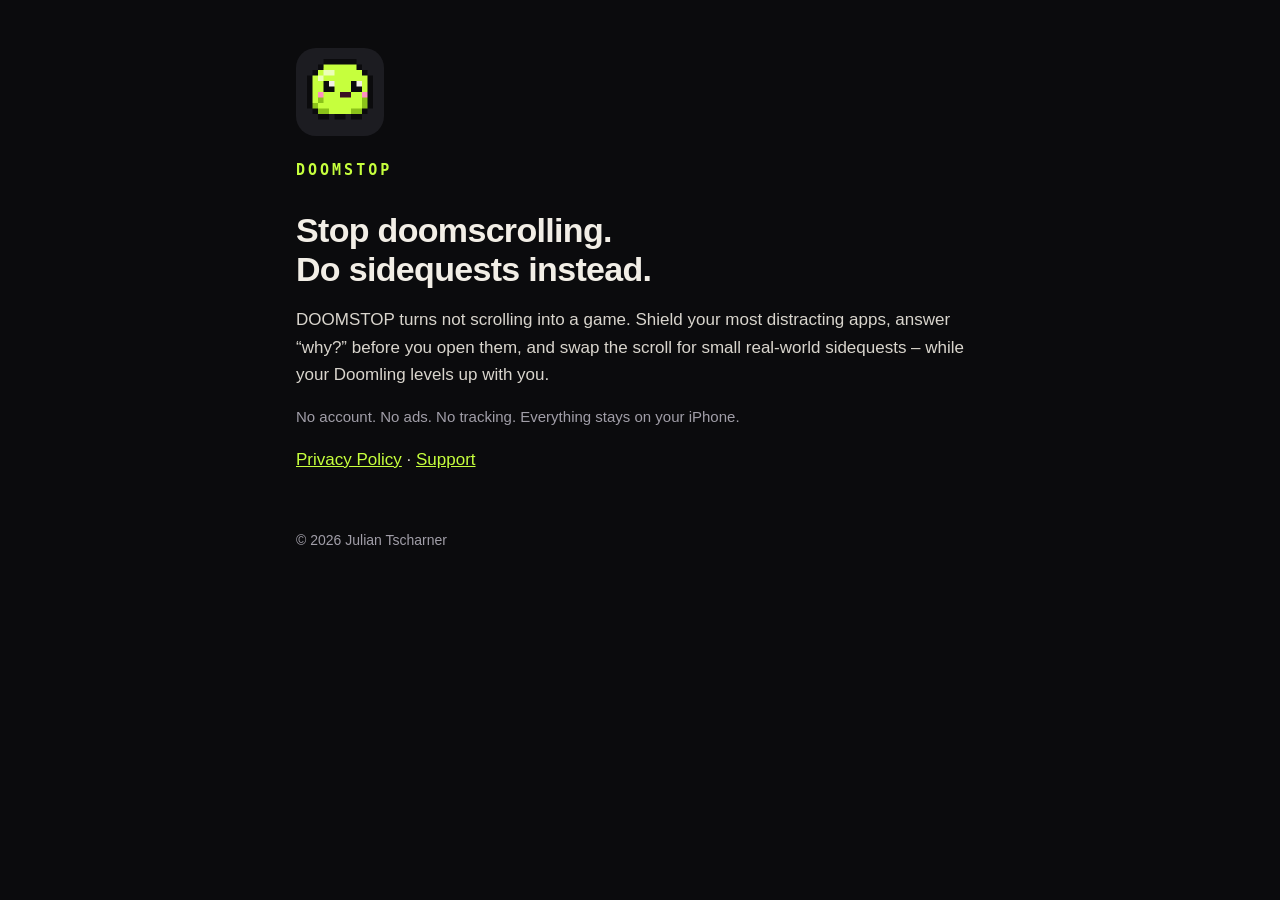
<file: index.html>
<!doctype html>
<html lang="en">
<head>
<meta charset="utf-8">
<meta name="viewport" content="width=device-width, initial-scale=1">
<title>DOOMSTOP</title>
<link rel="stylesheet" href="style.css">
</head>
<body>
<main>
<img src="icon.png" alt="" width="88" height="88" style="border-radius:20px;display:block;margin-bottom:20px"><span class="logo">DOOMSTOP</span>
<h1>Stop doomscrolling.<br>Do sidequests instead.</h1>
<p>DOOMSTOP turns not scrolling into a game. Shield your most distracting apps, answer “why?” before you open them, and swap the scroll for small real-world sidequests – while your Doomling levels up with you.</p>
<p class="muted">No account. No ads. No tracking. Everything stays on your iPhone.</p>
<p><a href="privacy.html">Privacy Policy</a> · <a href="support.html">Support</a></p>
<footer>© 2026 Julian Tscharner</footer>
</main>
</body>
</html>
</file>
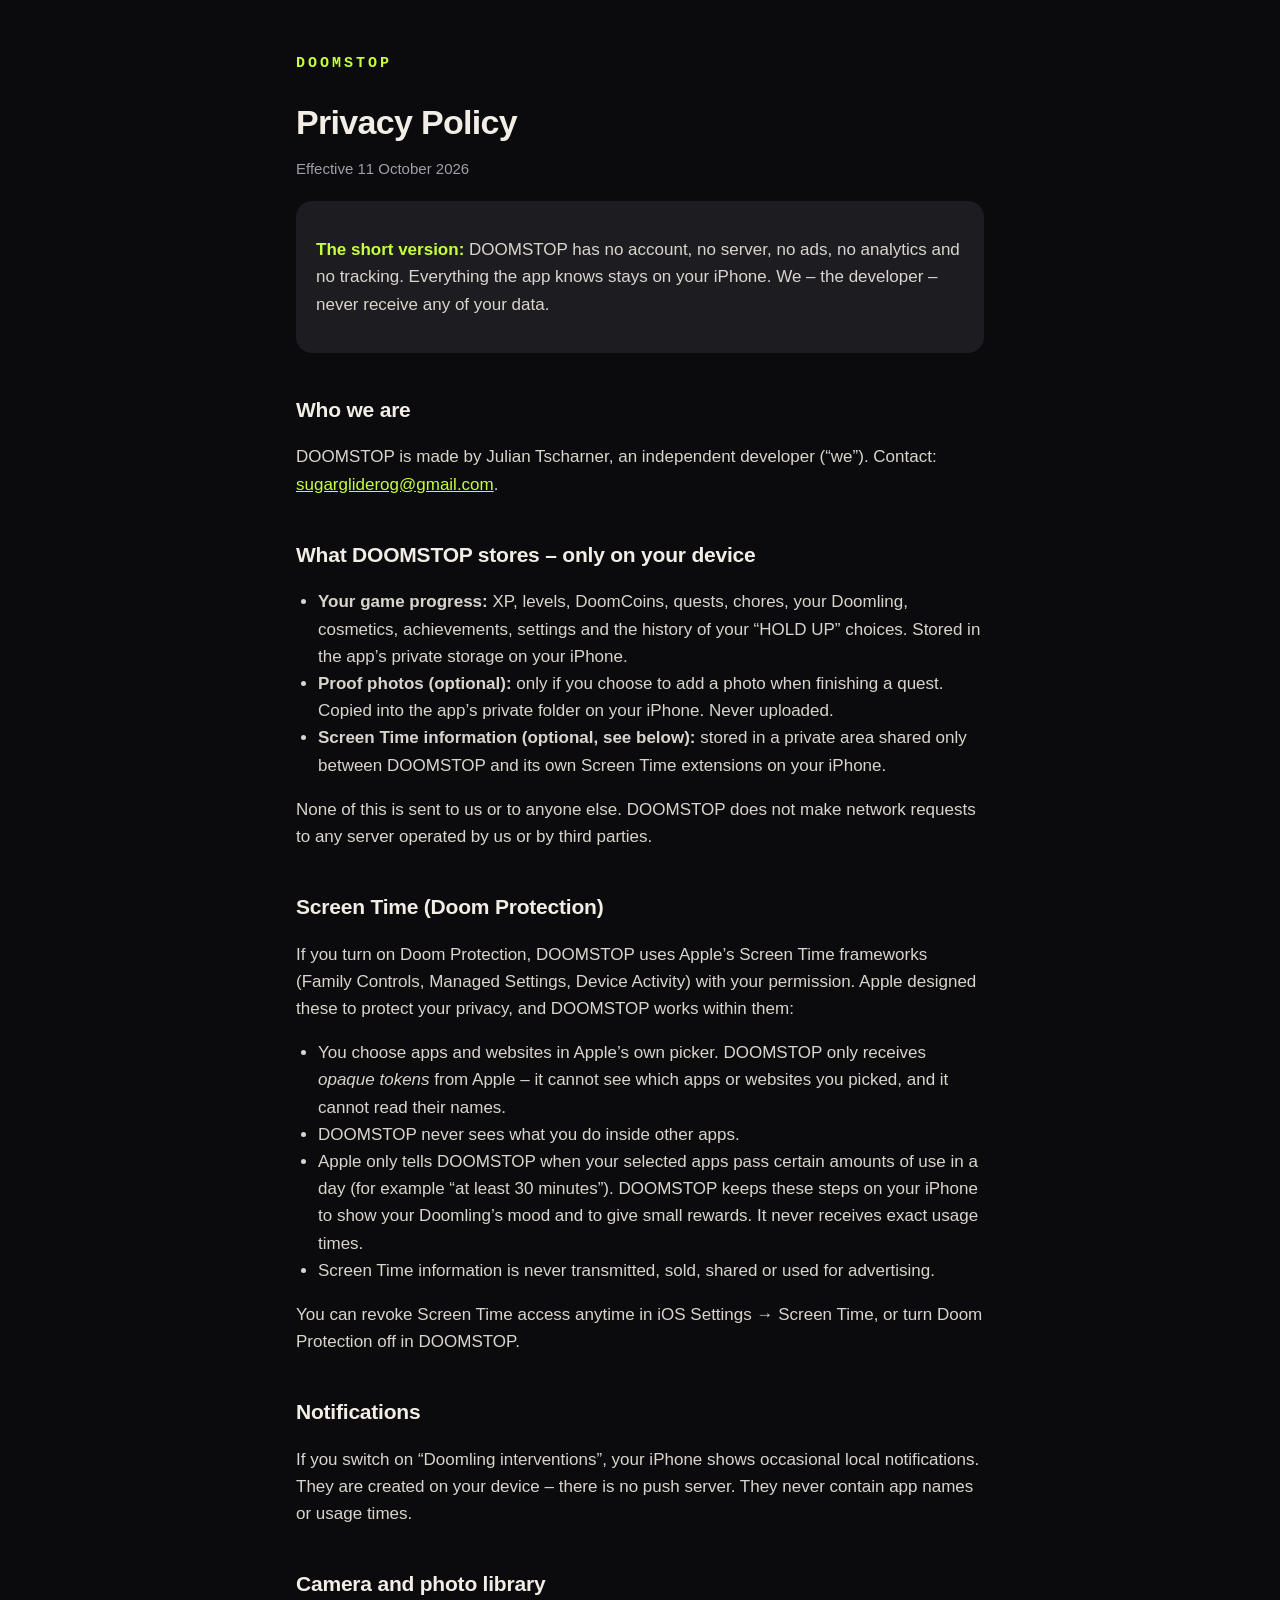
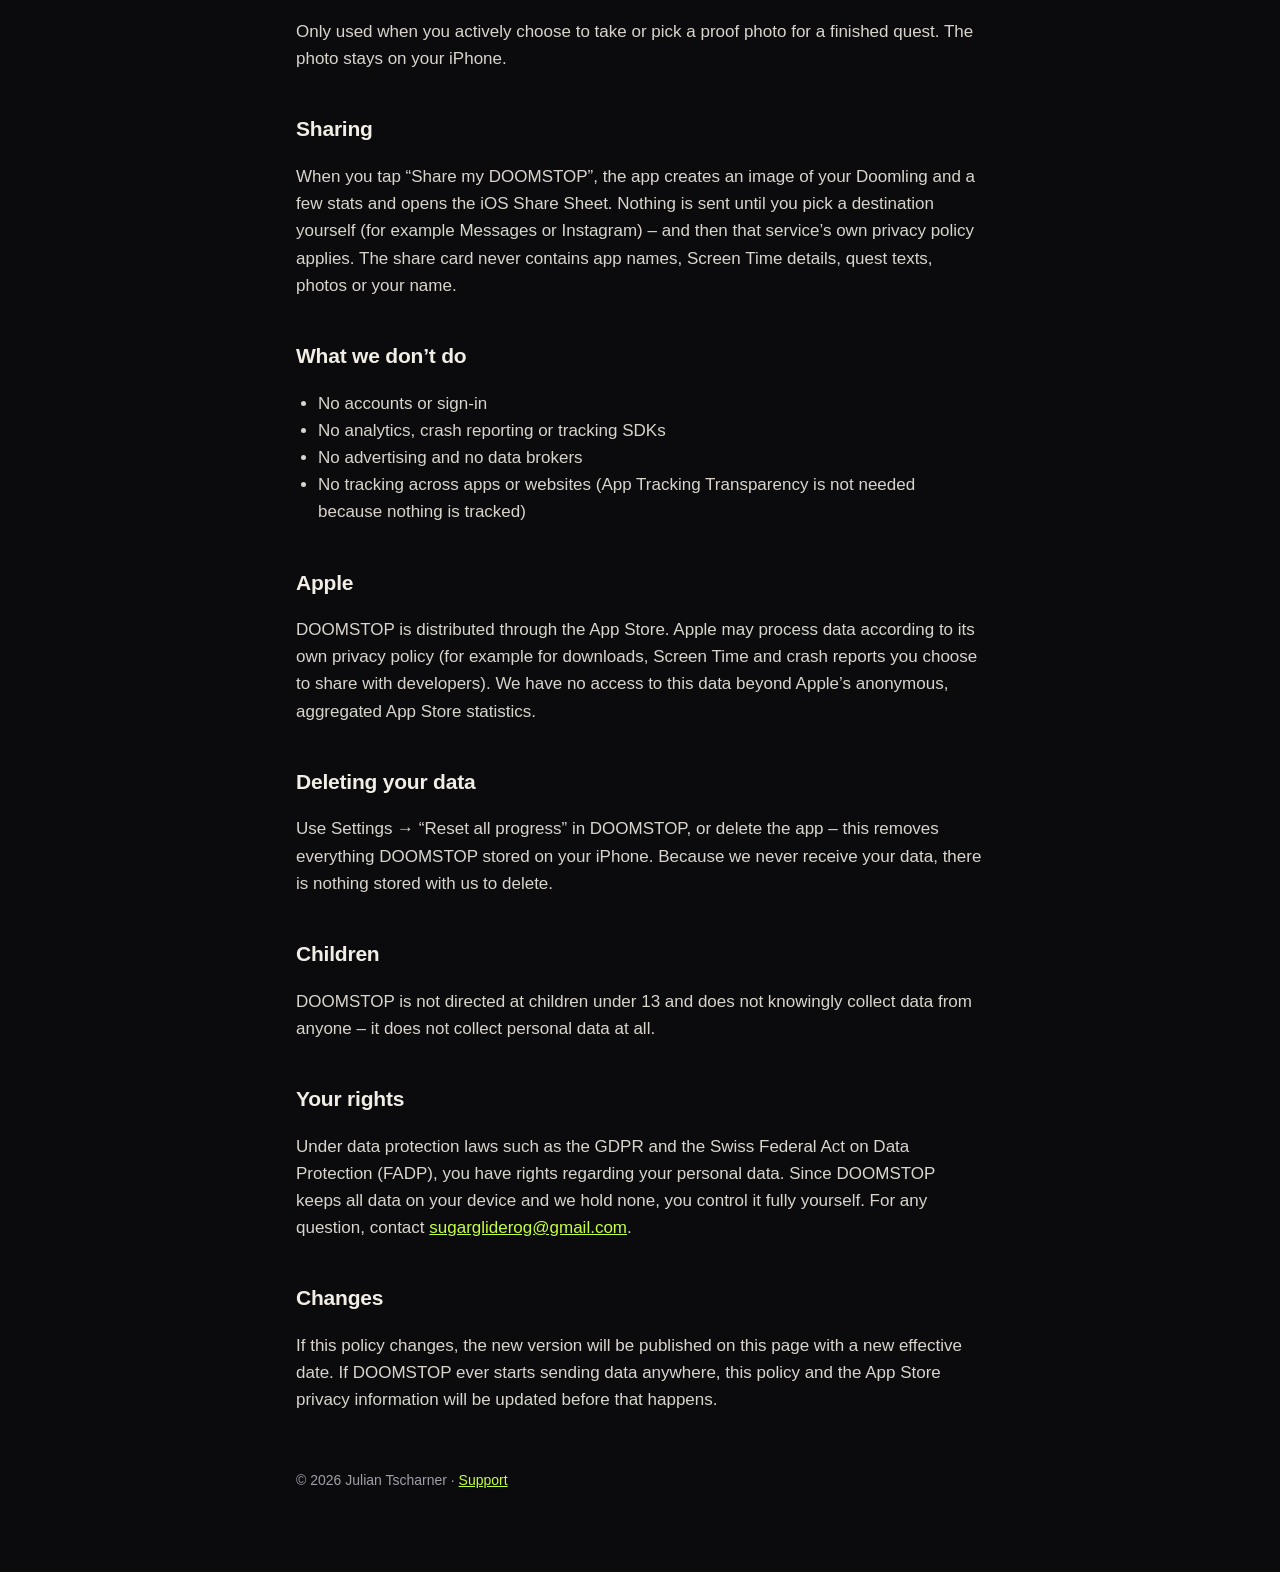
<file: privacy.html>
<!doctype html>
<html lang="en">
<head>
<meta charset="utf-8">
<meta name="viewport" content="width=device-width, initial-scale=1">
<title>DOOMSTOP – Privacy Policy</title>
<link rel="stylesheet" href="style.css">
</head>
<body>
<main>
<a class="logo" href="index.html">DOOMSTOP</a>
<h1>Privacy Policy</h1>
<p class="muted">Effective 11 October 2026</p>

<div class="card">
<p><strong>The short version:</strong> DOOMSTOP has no account, no server, no ads, no analytics and no tracking. Everything the app knows stays on your iPhone. We – the developer – never receive any of your data.</p>
</div>

<h2>Who we are</h2>
<p>DOOMSTOP is made by Julian Tscharner, an independent developer (“we”). Contact: <a href="mailto:sugargliderog@gmail.com">sugargliderog@gmail.com</a>.</p>

<h2>What DOOMSTOP stores – only on your device</h2>
<ul>
<li><strong>Your game progress:</strong> XP, levels, DoomCoins, quests, chores, your Doomling, cosmetics, achievements, settings and the history of your “HOLD UP” choices. Stored in the app’s private storage on your iPhone.</li>
<li><strong>Proof photos (optional):</strong> only if you choose to add a photo when finishing a quest. Copied into the app’s private folder on your iPhone. Never uploaded.</li>
<li><strong>Screen Time information (optional, see below):</strong> stored in a private area shared only between DOOMSTOP and its own Screen Time extensions on your iPhone.</li>
</ul>
<p>None of this is sent to us or to anyone else. DOOMSTOP does not make network requests to any server operated by us or by third parties.</p>

<h2>Screen Time (Doom Protection)</h2>
<p>If you turn on Doom Protection, DOOMSTOP uses Apple’s Screen Time frameworks (Family Controls, Managed Settings, Device Activity) with your permission. Apple designed these to protect your privacy, and DOOMSTOP works within them:</p>
<ul>
<li>You choose apps and websites in Apple’s own picker. DOOMSTOP only receives <em>opaque tokens</em> from Apple – it cannot see which apps or websites you picked, and it cannot read their names.</li>
<li>DOOMSTOP never sees what you do inside other apps.</li>
<li>Apple only tells DOOMSTOP when your selected apps pass certain amounts of use in a day (for example “at least 30 minutes”). DOOMSTOP keeps these steps on your iPhone to show your Doomling’s mood and to give small rewards. It never receives exact usage times.</li>
<li>Screen Time information is never transmitted, sold, shared or used for advertising.</li>
</ul>
<p>You can revoke Screen Time access anytime in iOS Settings → Screen Time, or turn Doom Protection off in DOOMSTOP.</p>

<h2>Notifications</h2>
<p>If you switch on “Doomling interventions”, your iPhone shows occasional local notifications. They are created on your device – there is no push server. They never contain app names or usage times.</p>

<h2>Camera and photo library</h2>
<p>Only used when you actively choose to take or pick a proof photo for a finished quest. The photo stays on your iPhone.</p>

<h2>Sharing</h2>
<p>When you tap “Share my DOOMSTOP”, the app creates an image of your Doomling and a few stats and opens the iOS Share Sheet. Nothing is sent until you pick a destination yourself (for example Messages or Instagram) – and then that service’s own privacy policy applies. The share card never contains app names, Screen Time details, quest texts, photos or your name.</p>

<h2>What we don’t do</h2>
<ul>
<li>No accounts or sign-in</li>
<li>No analytics, crash reporting or tracking SDKs</li>
<li>No advertising and no data brokers</li>
<li>No tracking across apps or websites (App Tracking Transparency is not needed because nothing is tracked)</li>
</ul>

<h2>Apple</h2>
<p>DOOMSTOP is distributed through the App Store. Apple may process data according to its own privacy policy (for example for downloads, Screen Time and crash reports you choose to share with developers). We have no access to this data beyond Apple’s anonymous, aggregated App Store statistics.</p>

<h2>Deleting your data</h2>
<p>Use Settings → “Reset all progress” in DOOMSTOP, or delete the app – this removes everything DOOMSTOP stored on your iPhone. Because we never receive your data, there is nothing stored with us to delete.</p>

<h2>Children</h2>
<p>DOOMSTOP is not directed at children under 13 and does not knowingly collect data from anyone – it does not collect personal data at all.</p>

<h2>Your rights</h2>
<p>Under data protection laws such as the GDPR and the Swiss Federal Act on Data Protection (FADP), you have rights regarding your personal data. Since DOOMSTOP keeps all data on your device and we hold none, you control it fully yourself. For any question, contact <a href="mailto:sugargliderog@gmail.com">sugargliderog@gmail.com</a>.</p>

<h2>Changes</h2>
<p>If this policy changes, the new version will be published on this page with a new effective date. If DOOMSTOP ever starts sending data anywhere, this policy and the App Store privacy information will be updated before that happens.</p>

<footer>© 2026 Julian Tscharner · <a href="support.html">Support</a></footer>
</main>
</body>
</html>
</file>
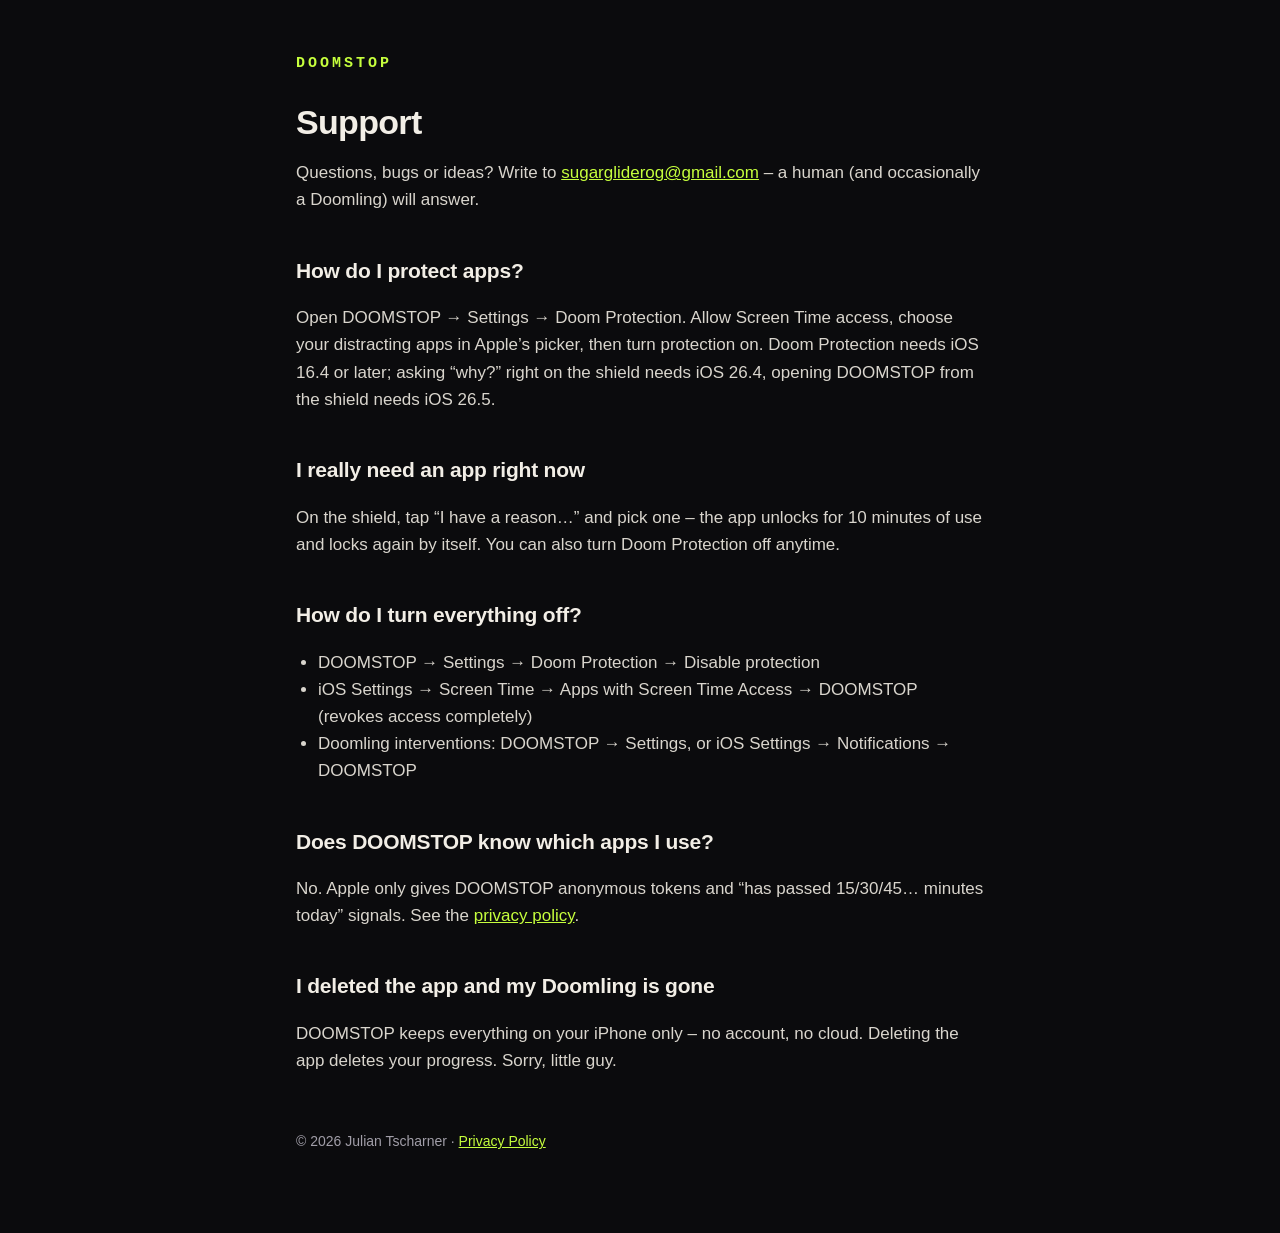
<file: support.html>
<!doctype html>
<html lang="en">
<head>
<meta charset="utf-8">
<meta name="viewport" content="width=device-width, initial-scale=1">
<title>DOOMSTOP – Support</title>
<link rel="stylesheet" href="style.css">
</head>
<body>
<main>
<a class="logo" href="index.html">DOOMSTOP</a>
<h1>Support</h1>
<p>Questions, bugs or ideas? Write to <a href="mailto:sugargliderog@gmail.com">sugargliderog@gmail.com</a> – a human (and occasionally a Doomling) will answer.</p>

<h2>How do I protect apps?</h2>
<p>Open DOOMSTOP → Settings → Doom Protection. Allow Screen Time access, choose your distracting apps in Apple’s picker, then turn protection on. Doom Protection needs iOS 16.4 or later; asking “why?” right on the shield needs iOS 26.4, opening DOOMSTOP from the shield needs iOS 26.5.</p>

<h2>I really need an app right now</h2>
<p>On the shield, tap “I have a reason…” and pick one – the app unlocks for 10 minutes of use and locks again by itself. You can also turn Doom Protection off anytime.</p>

<h2>How do I turn everything off?</h2>
<ul>
<li>DOOMSTOP → Settings → Doom Protection → Disable protection</li>
<li>iOS Settings → Screen Time → Apps with Screen Time Access → DOOMSTOP (revokes access completely)</li>
<li>Doomling interventions: DOOMSTOP → Settings, or iOS Settings → Notifications → DOOMSTOP</li>
</ul>

<h2>Does DOOMSTOP know which apps I use?</h2>
<p>No. Apple only gives DOOMSTOP anonymous tokens and “has passed 15/30/45… minutes today” signals. See the <a href="privacy.html">privacy policy</a>.</p>

<h2>I deleted the app and my Doomling is gone</h2>
<p>DOOMSTOP keeps everything on your iPhone only – no account, no cloud. Deleting the app deletes your progress. Sorry, little guy.</p>

<footer>© 2026 Julian Tscharner · <a href="privacy.html">Privacy Policy</a></footer>
</main>
</body>
</html>
</file>
<file: style.css>
:root { --ink: #0B0B0D; --ink2: #1C1C21; --bone: #F2EEE6; --grey: #A19EA8; --lime: #C6FF3D; }
* { box-sizing: border-box; }
body { margin: 0; background: var(--ink); color: var(--bone); font: 17px/1.6 -apple-system, BlinkMacSystemFont, "SF Pro Text", "Segoe UI", Roboto, sans-serif; }
main { max-width: 720px; margin: 0 auto; padding: 48px 16px 80px; }
a { color: var(--lime); }
.logo { font: 800 15px/1 ui-monospace, Menlo, monospace; letter-spacing: 0.2em; color: var(--lime); text-decoration: none; }
h1 { font-size: 34px; line-height: 1.15; margin: 28px 0 8px; letter-spacing: -0.02em; }
h2 { font-size: 21px; margin: 40px 0 8px; letter-spacing: -0.01em; }
p, li { color: #D9D5CD; }
.muted { color: var(--grey); font-size: 15px; }
.card { background: var(--ink2); border-radius: 16px; padding: 18px 20px; margin: 20px 0; }
.card strong { color: var(--lime); }
ul { padding-left: 22px; }
footer { margin-top: 56px; color: var(--grey); font-size: 14px; }
</file>
